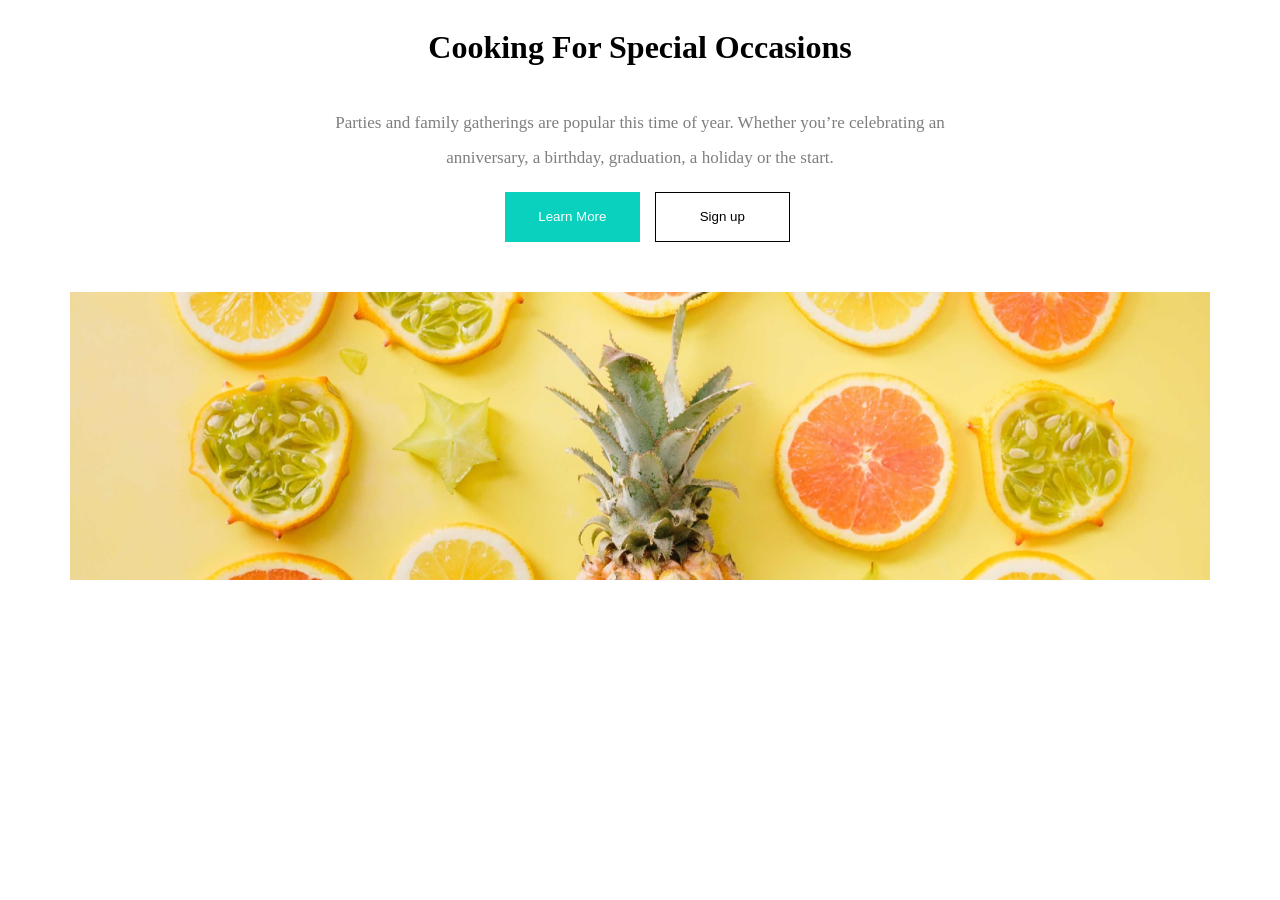
<file: Block3/index.html>
<!DOCTYPE html>
<html lang="en">
  <head>
    <meta charset="UTF-8" />
    <meta http-equiv="X-UA-Compatible" content="IE=edge" />
    <meta name="viewport" content="width=device-width, initial-scale=1.0" />
    <link rel="stylesheet" href="style.css" />
    <title>Document</title>
  </head>
  <body>
    <main class="b3__content">
      <div class="b3__content">
        <h1 class="b3__title">Cooking For Special Occasions</h1>
        <p class="b3__p">
          Parties and family gatherings are popular this time of year. Whether
          you’re celebrating an anniversary, a birthday, graduation, a holiday
          or the start.
        </p>
        <div class="b3__button">
          <button class="b3__btn1">Learn More</button>
          <button class="b3__btn1 b1-right">Sign up</button>
        </div>
      </div>
      <div class="block_3bg">
       
     </div>
    </main>
  </body>
</html>
</file>
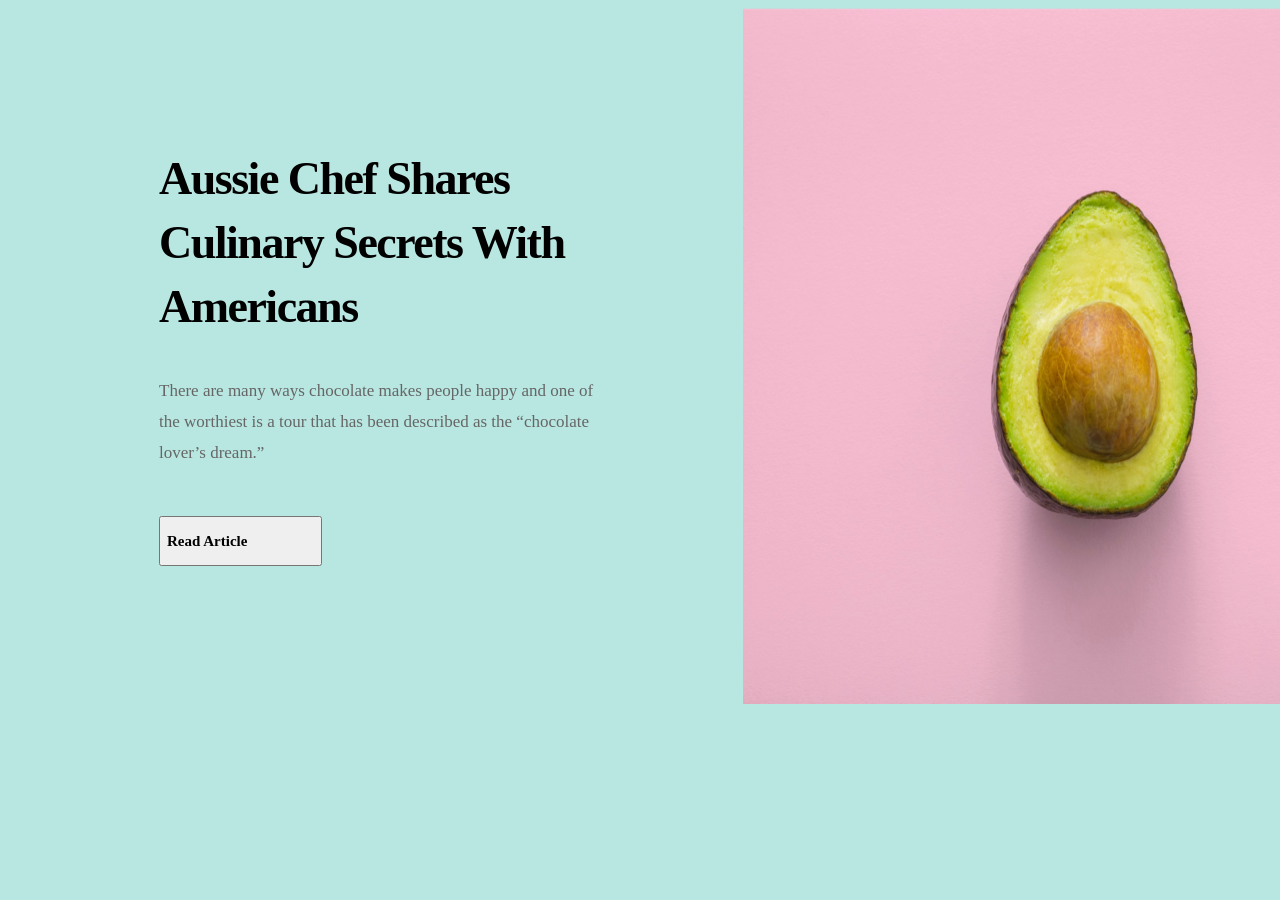
<file: block4/index.html>
<!DOCTYPE html>
<html lang="ru">
<head>
 <title>Avocado</title>
 <meta charset="utf-8">
 <link rel="stylesheet" type="text/css" href="css/style.css">
</head>
<body>
 <div class="main4__main">Aussie Chef Shares Culinary Secrets With Americans</div>
 <div class="main4__main1">There are many ways chocolate makes people happy and one of the worthiest is a tour that has been described as the “chocolate lover’s dream.”</div>
 <button class="button4__button">Read Article</button>
 <img src="img/avocado.png" alt="" class="img4__img">
</body>
</body>
</html>
</file>
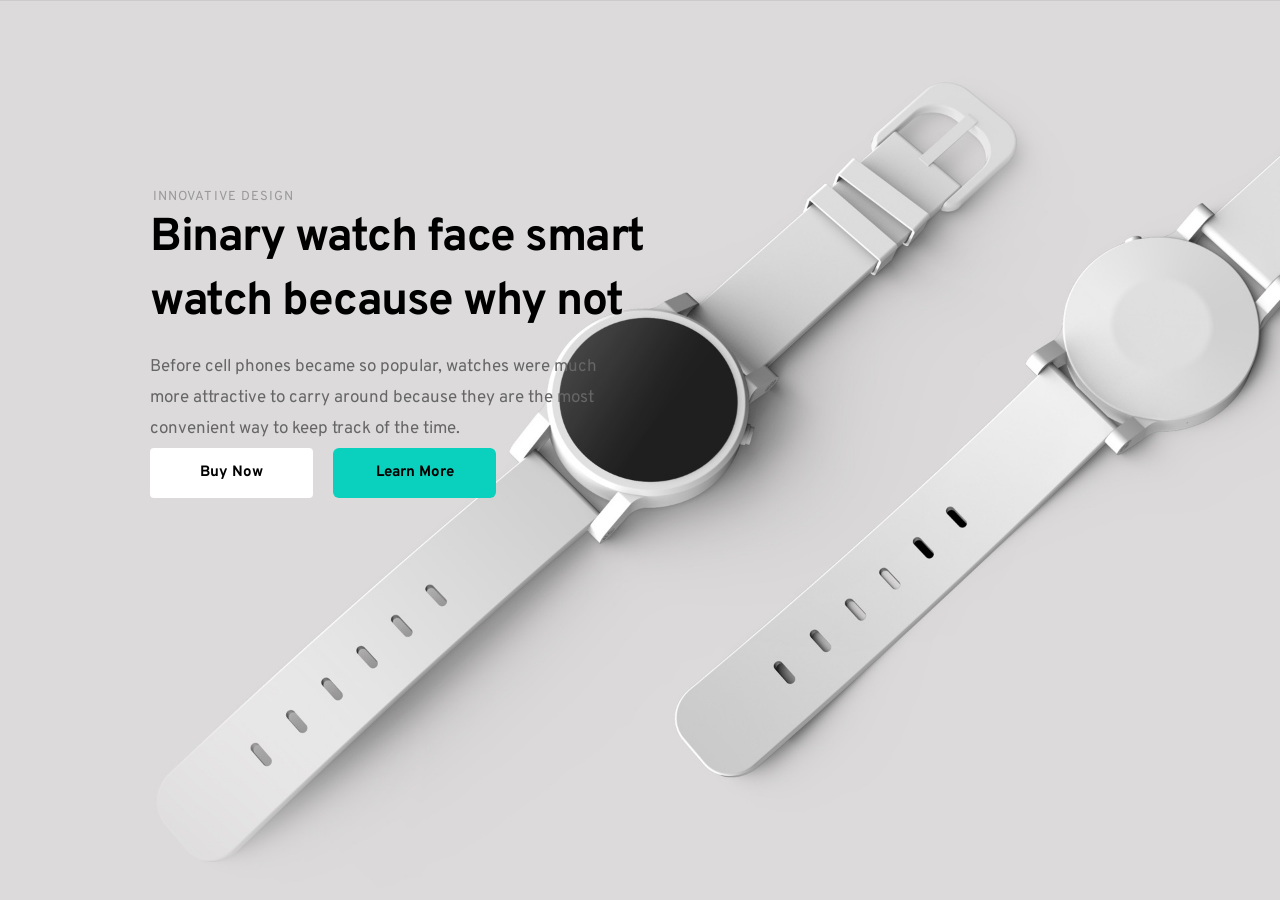
<file: part11/index.html>
<!DOCTYPE html>
<html>
<head>
	<meta charset="utf-8">
	<title>Block11</title>
	<link rel="stylesheet" href="style.css">
	<link href="https://fonts.googleapis.com/css2?family=Overpass:wght@400;700&display=swap" rel="stylesheet">
</head>
<body>


	<main class="block_11">
			<div class="first_11">
				<h1 class="title_11">innovative Design</h1>
			
			
				<p class="text_1">Binary watch face smart
				watch because why not</p>
				<p class="text_2">Before cell phones became so popular, watches were much more attractive to carry around because they are the most convenient way to keep track of the time. </p>
				<div class="btn">	
					<button class=" btn_1">Buy Now</button>
					<button class=" btn_2">Learn More</button>
				</div>
			</div>

		
		<!-- <div class="oval">
			<div class="full"></div>
			<div class="not"></div>
			<div class="not"></div>
		</div> -->
	</main>
</body>
</html>
</file>
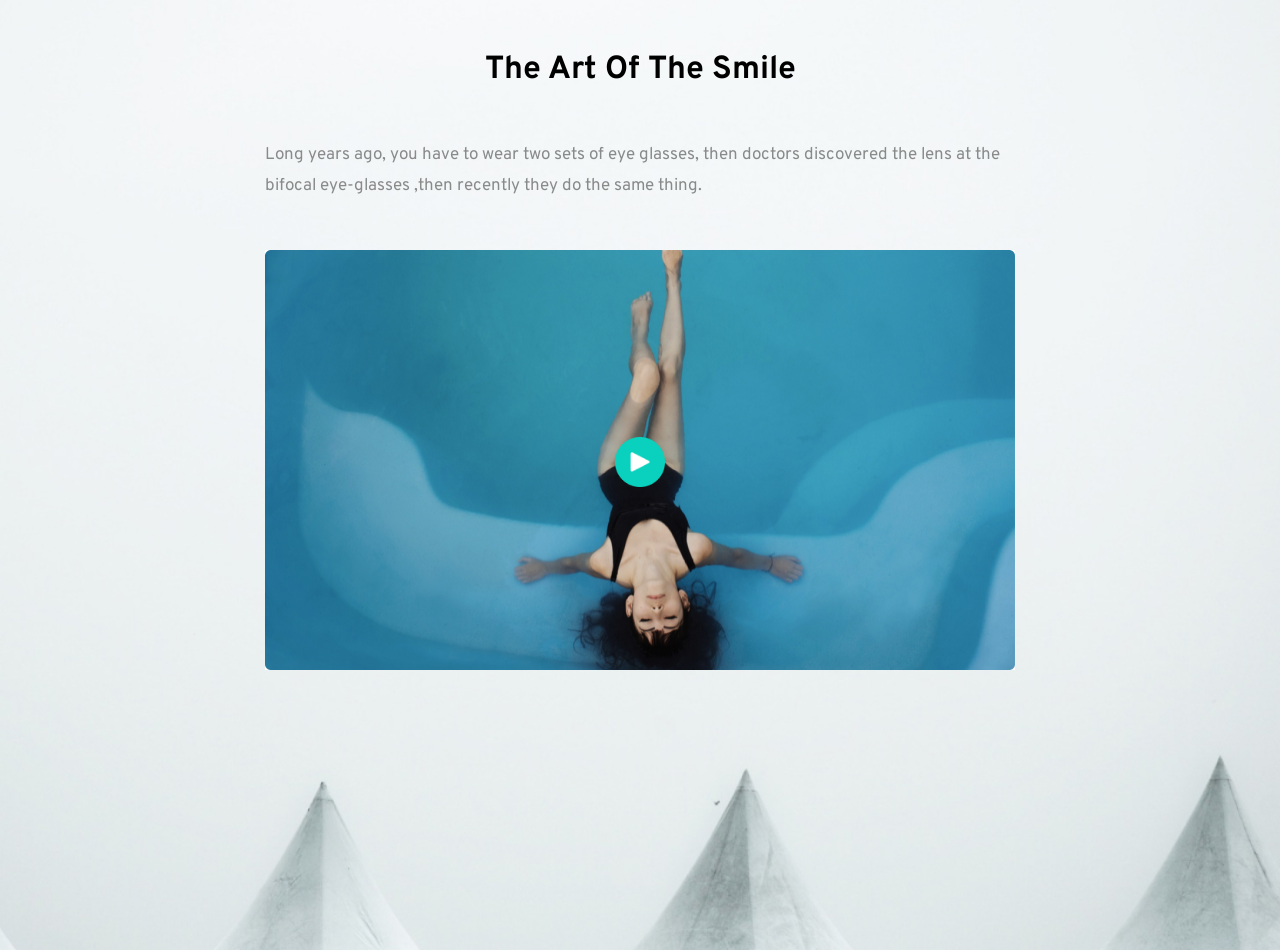
<file: part16/index.html>
<!DOCTYPE html>
<html lang="en">
  <head>
    <meta charset="UTF-8" />
    <meta http-equiv="X-UA-Compatible" content="IE=edge" />
    <meta name="viewport" content="width=device-width, initial-scale=1.0" />
    <link rel="stylesheet" href="./styles.css" />
    <title>BLock16</title>
  </head>
  <body>
    <main class="block16-container">
      <div class="first-div"><h1 class="Title">The Art Of The Smile</h1></div>
      <div class="second-div">
        <p class="paragraph">
          Long years ago, you have to wear two sets of eye glasses, then doctors
          discovered the lens at the bifocal eye-glasses ,then recently they do
          the same thing.
        </p>
      </div>
      <div class="last-div">
        <img class="img-girlPool" src="./images/Img Girl Pool.jpg" />
        <img class="pause-bg-image" src="./images/Oval.png" />
        <img class="pause-image" src="./images/Path.png" />
      </div>
    </main>
  </body>
</html>
</file>
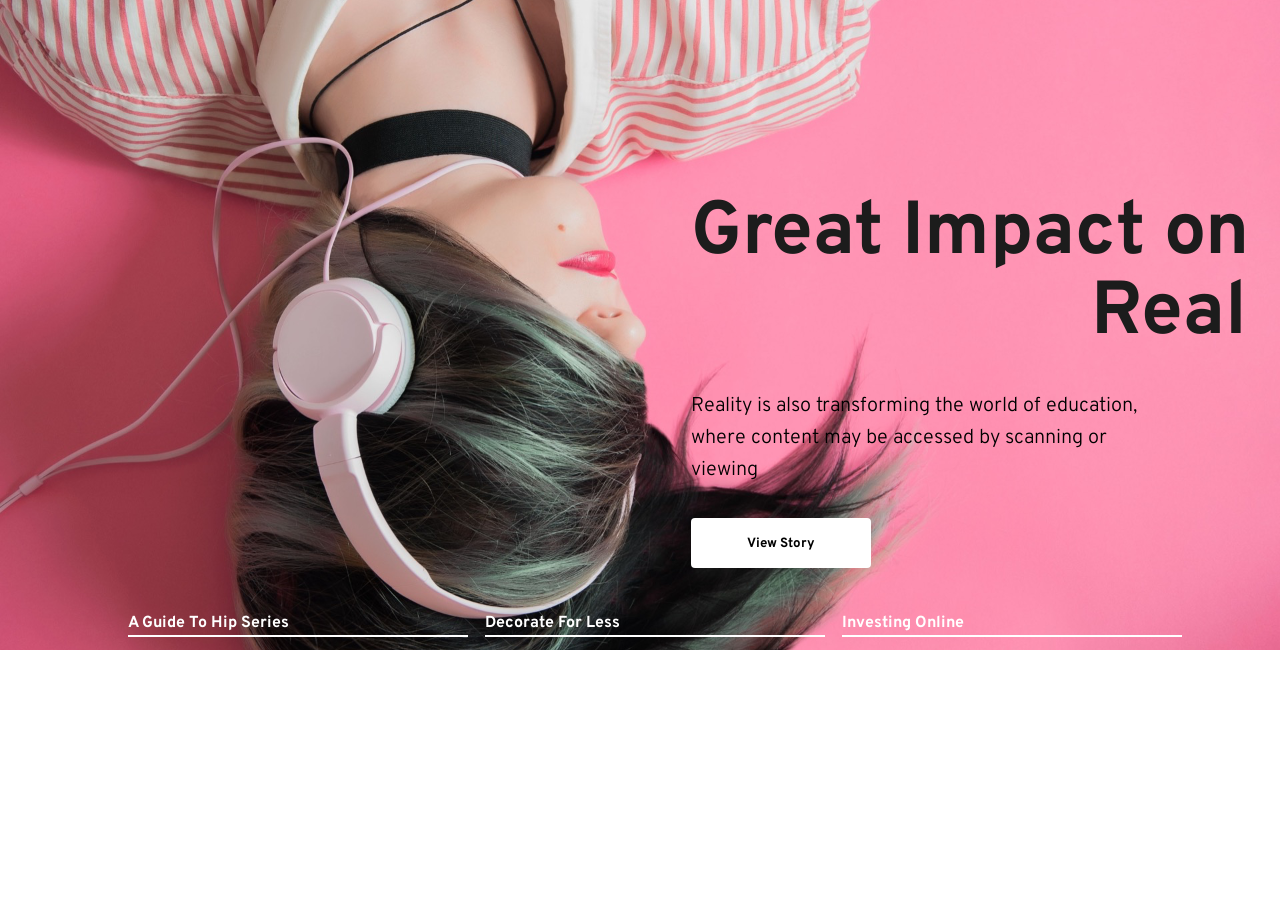
<file: part7/index.html>
<!DOCTYPE html>
<html lang="en">
<head>
    <meta charset="UTF-8">
    <meta http-equiv="X-UA-Compatible" content="IE=edge">
    <meta name="viewport" content="width=device-width, initial-scale=1.0">
    <title>Document</title>
    <link rel="stylesheet" href="style.css">
    
    <link rel="preconnect" href="https://fonts.gstatic.com">
    <link href="https://fonts.googleapis.com/css2?family=Overpass:wght@300;700&display=swap" rel="stylesheet">
</head>
<body>
    <div class="img">
        <div class="text">
            <h1 class="font">Great Impact on<br> <span class="span1">Real</span></h1>
            <p class="reality">Reality is also transforming the world of education,<br> <span class="span2">where content may be accessed by scanning or</span><br> <span>viewing</span></p>
            <button class="btn font">View Story</button>
        </div>
        <div class="footer">
            <div class="footer-div">
                <p class="footer-p font">A Guide To Hip Series</p>
                <div class="footer-div7"></div>
            </div>
            <div class="footer-div">
                <p class="footer-p font">Decorate For Less</p>
                <div class="footer-div7"></div>
            </div>
            <div class="footer-div">
                <p class="footer-p font">Investing Online</p>
                <div class="footer-div7"></div>
            </div>
        </div>
    </div>
</body>
</html>
</file>
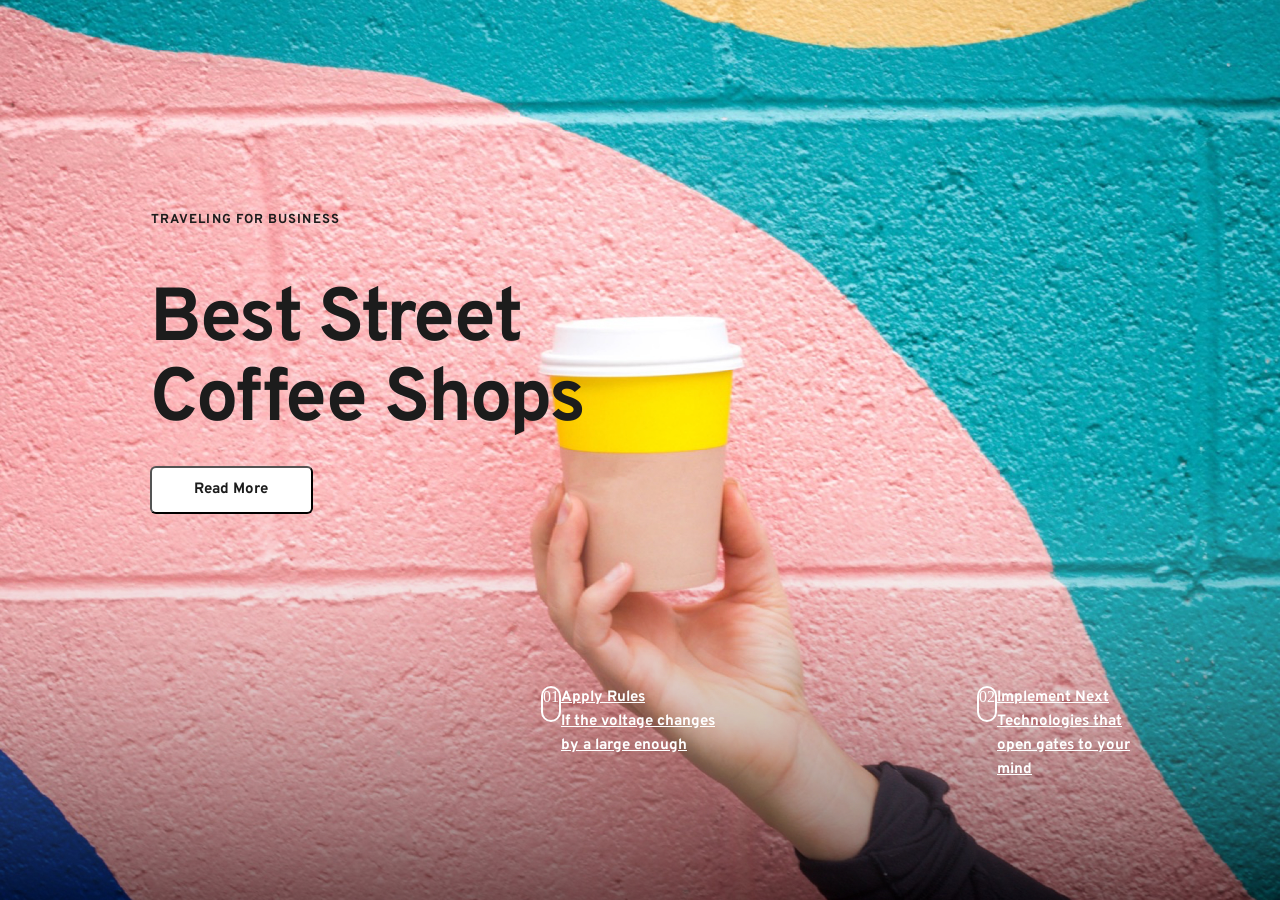
<file: 10/10th.html>
<!DOCTYPE html>
<html lang="en">
<head>
    <meta charset="UTF-8">
    <meta http-equiv="X-UA-Compatible" content="IE=edge">
    <meta name="viewport" content="width=device-width, initial-scale=1.0">
    <link rel="stylesheet" type="text/css" href="10th.css">
    <title>Document</title>
</head>
<body>
    <div class = "page">
    <div class="cont1">
     <p class ="travel">TRAVELING FOR BUSINESS</p>
     <h1>Best Street 
        Coffee Shops</h1>
    <button class="button">Read More</button>
    </div>
 
        <div class = "cont2">
            <div class="wrap">
        
            <div class="numbers">01</div>
            <div class ="esim">
            <a class="links" href="#">Apply Rules</a>
            <a class="links" href="#">If the voltage changes by a large enough</a>
        </div>
            <div class="numbers">02</div>
            <div class ="esim">
            <a class="links" href="#">Implement Next</a>
            <a class="links" href="#">Technologies that open gates to your mind</a>
           </div>
           
        
            <div class ="numbers">03</div>
        <div class = "esim">
            <a class="links" href ="#">New Generation</a>
            <a class="links" href="#">Open discussion about new trends</a>
        </div>
        </div>
    </div>


</body>
</html>
</file>
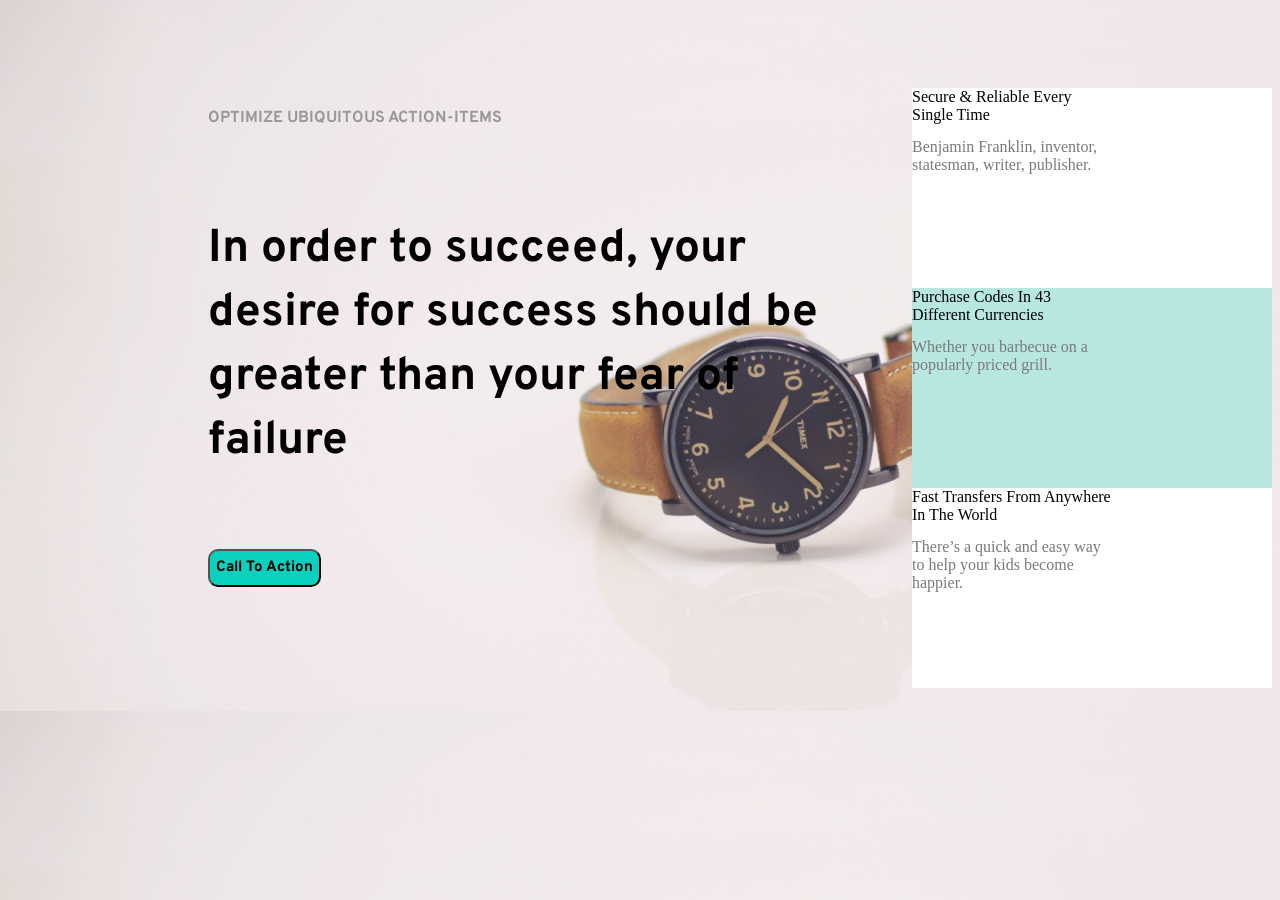
<file: block13/13.html>
<!DOCTYPE html>
<html>
<head>
	<title></title>
	<link rel="stylesheet" type="text/css" href="13.css">
	<link rel="preconnect" href="https://fonts.gstatic.com">
	<link href="https://fonts.googleapis.com/css2?family=Overpass:wght@200&display=swap" rel="stylesheet">
</head>
<body>
	
	<main class="main13">

		<div class="leftDiv">
			<div class="smallText">
				<p>Optimize ubiquitous action-items</p>
			</div>
			<div class="textCenter">
				In order to succeed, your desire for success should be greater than your fear of failure
			</div>

			

			<button class="callButton">
				Call To Action
			</button>

		</div>

		<div class="rightDiv">

			<div class="blockTop">

				<div class="lock">
					<div id="bigtext">
						Secure & Reliable Every Single Time
					</div>
					<div id="smalltext">
						Benjamin Franklin, inventor, statesman, writer, publisher.
					</div>
					<div class="logoLock">
						
					</div>
				</div>

			</div>

			<div class="blockCenter">
				<div class="basket">
					<div id="bigtext">
						Purchase Codes In 43 Different Currencies
					</div>
					<div id="smalltext">
						Whether you barbecue on a popularly priced grill.
					</div>
					<div class="logoBasket">
						
					</div>


					
				</div>
			</div>

			<div class="blockBottom">

				<div class="label">
						<div id="bigtext">
						Fast Transfers From 
						Anywhere In The World
					</div>
					<div id="smalltext">
						There’s a quick and easy way to help your kids become happier.
					</div>
					<div class="logoLable">
						
					</div>
				</div>

			</div>
		
		</div>

	</main>


</body>
</html>
</file>
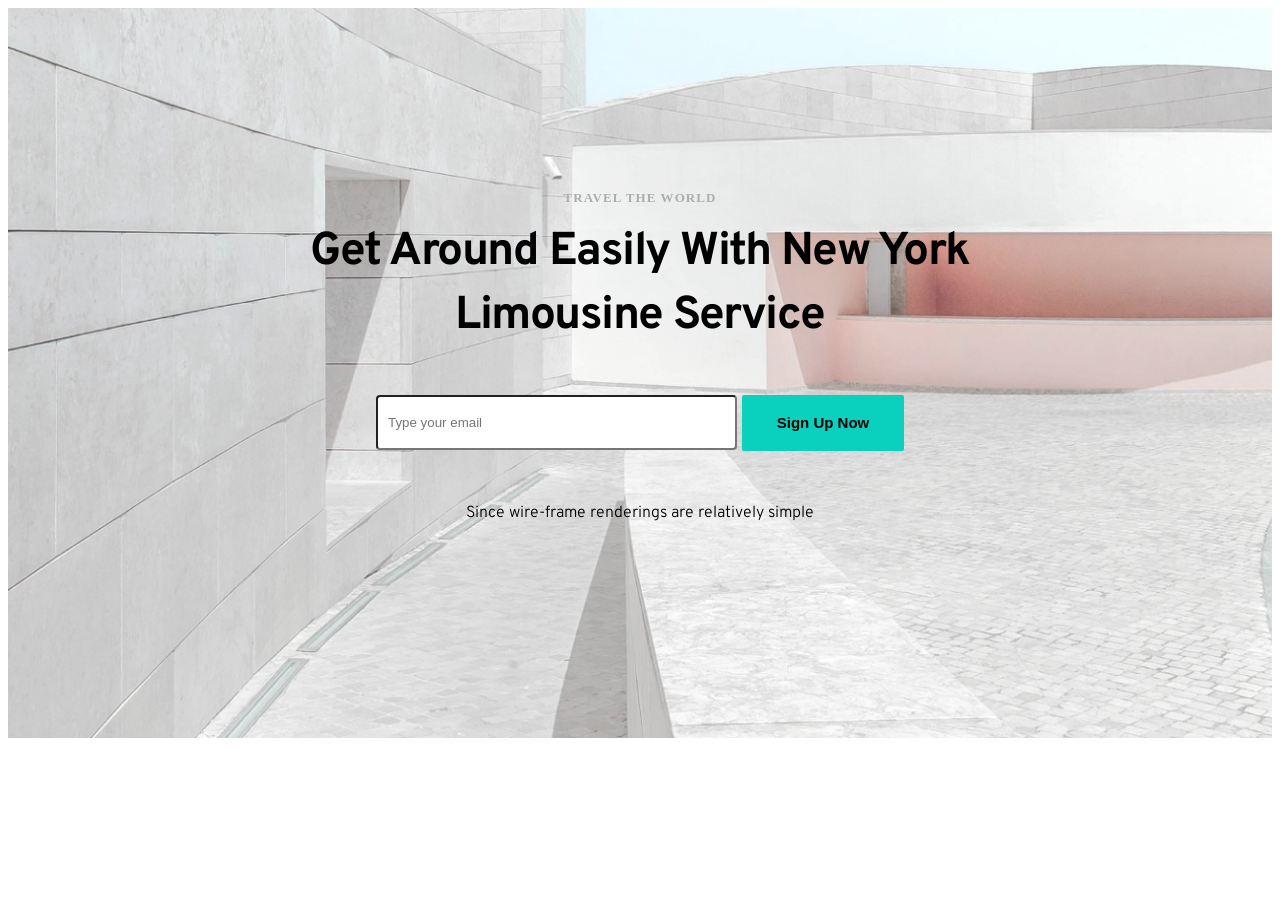
<file: block14/blok14.html>
<!DOCTYPE html>
<html lang="en">
<head>
    <meta charset="UTF-8">
    <meta http-equiv="X-UA-Compatible" content="IE=edge">
    <meta name="viewport" content="width=device-width, initial-scale=1.0">
    <title>blok 14</title>
    <link rel="preconnect" href="https://fonts.gstatic.com">
    <link rel="preconnect" href="https://fonts.gstatic.com">
    <link href="https://fonts.googleapis.com/css2?family=Overpass:wght@300;700&display=swap" rel="stylesheet">
    <link rel="stylesheet" href="//maxcdn.bootstrapcdn.com/font-awesome/4.7.0/css/font-awesome.min.css">
    <link rel="stylesheet" href="blok14.css"></link>
</head>
<body>
    <!-- <span>
        Khachatryan Silvard
        @sil2017
    </span> -->
    <main class="part14-main">
        <p class="part14-t">TRAVEL THE WORLD</p>
        <p class="part14-t2"> Get Around Easily With New York <br> Limousine Service</p>
        <div class="part14-inp"></input><input type="email" placeholder="Type your email"></input>
            <button class="part14-btn">Sign Up Now</button>
        </div>
        <p class="part14-t3">Since wire-frame renderings are relatively simple</p>
    </main>
</body>
</html>
</file>
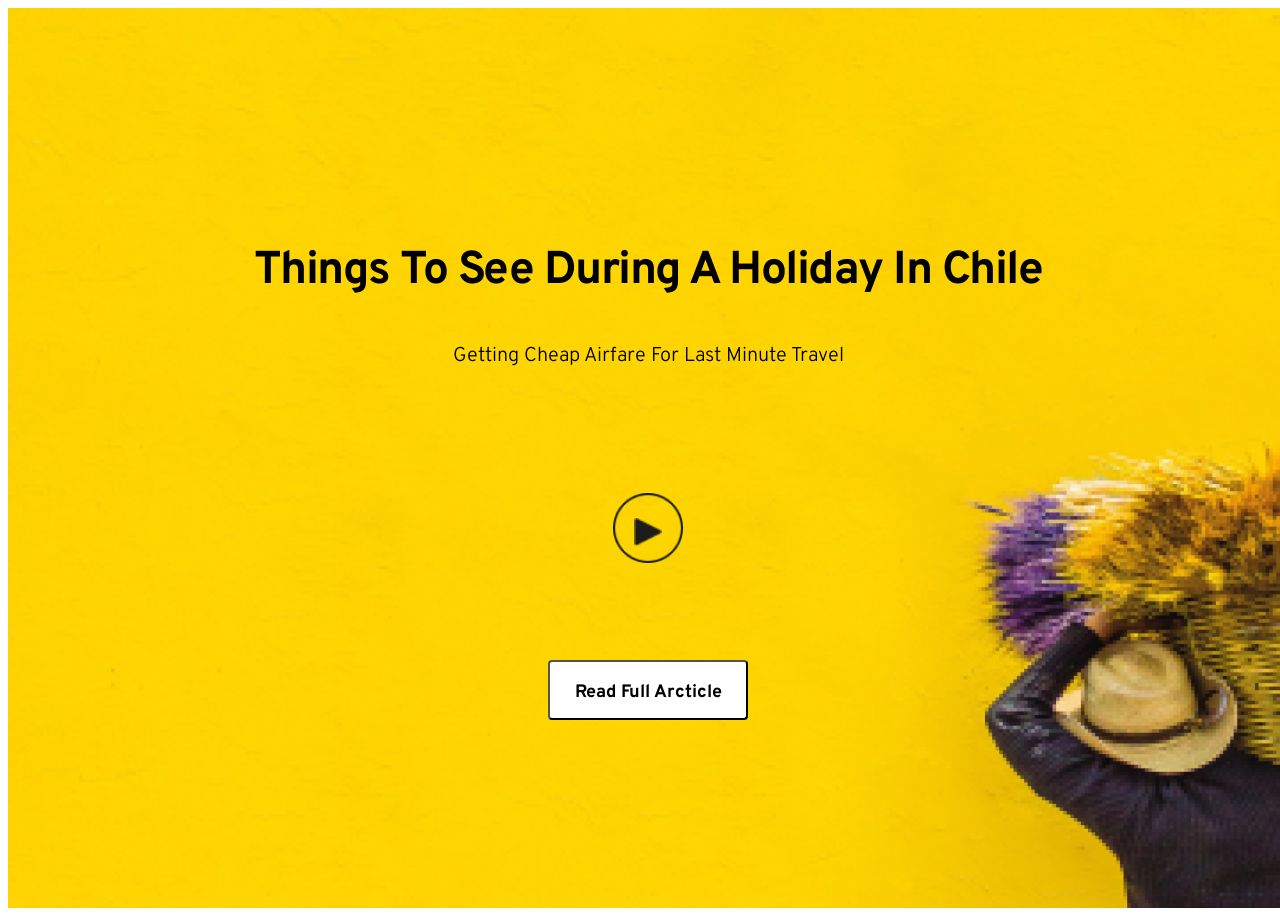
<file: Block6/block6.html>
<!DOCTYPE html>
<html lang="en">
<head>
    <meta charset="UTF-8">
    <meta http-equiv="X-UA-Compatible" content="IE=edge">
    <meta name="viewport" content="width=device-width, initial-scale=1.0">
    <title>Document</title>
    <link rel="stylesheet" href="style.css">
</head>
<body>
    <div class="container_block6">
        <div class="title">
            Things To See During A Holiday In Chile
        </div>
        <div class="description">
            Getting Cheap Airfare For Last Minute Travel
        </div>
        <div class="play">
            <img src="image/bg.png" class="bg" >
            <img src="image/path.png" class="path" >
        </div>
        <div>
        </div>
        <button class="btn-6">
            <p class="read">Read Full Arcticle</p>
        </button> 
    </div>
</body>
</html>
</file>
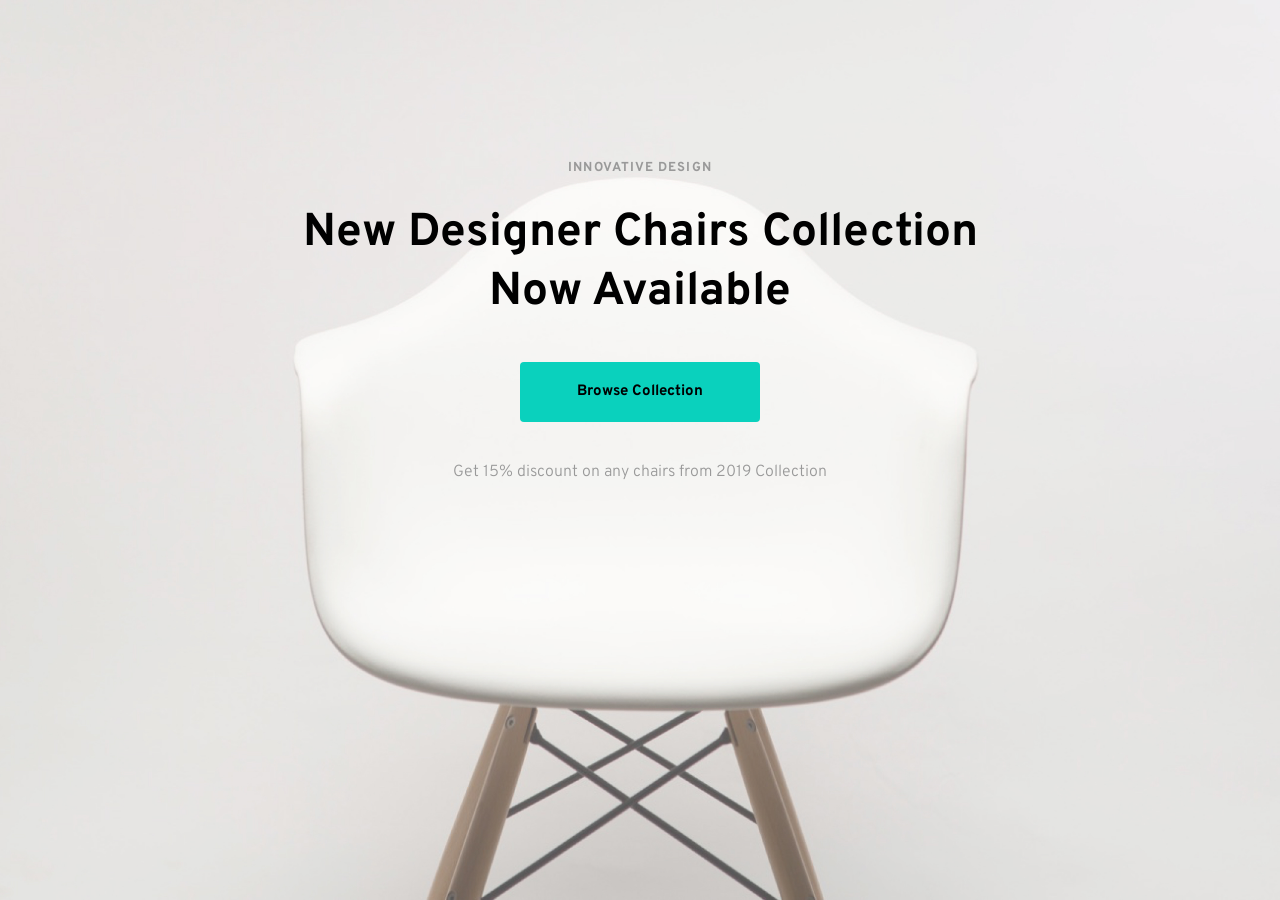
<file: blok12/12index.html>
<!DOCTYPE html>
<html lang="en">

<head>
    <meta charset="UTF-8">
    <meta http-equiv="X-UA-Compatible" content="IE=edge">
    <meta name="viewport" content="width=device-width, initial-scale=1.0">
    <title>part12</title>
    <link rel="stylesheet" href="./css/style.css">
</head>

<body>
    <main class="part12-main">
        <p class="part12-headertext">innovative Design</p>
        <h1 class="part12-title">New Designer Chairs Collection <br> Now Available</h1>
        <div class="part12-btn"> <a href="#">Browse Collection</a> </div>
        <p class="part12-footertext">Get 15% discount on any chairs from 2019 Collection</p>
    </main>
</body>

</html>
</file>
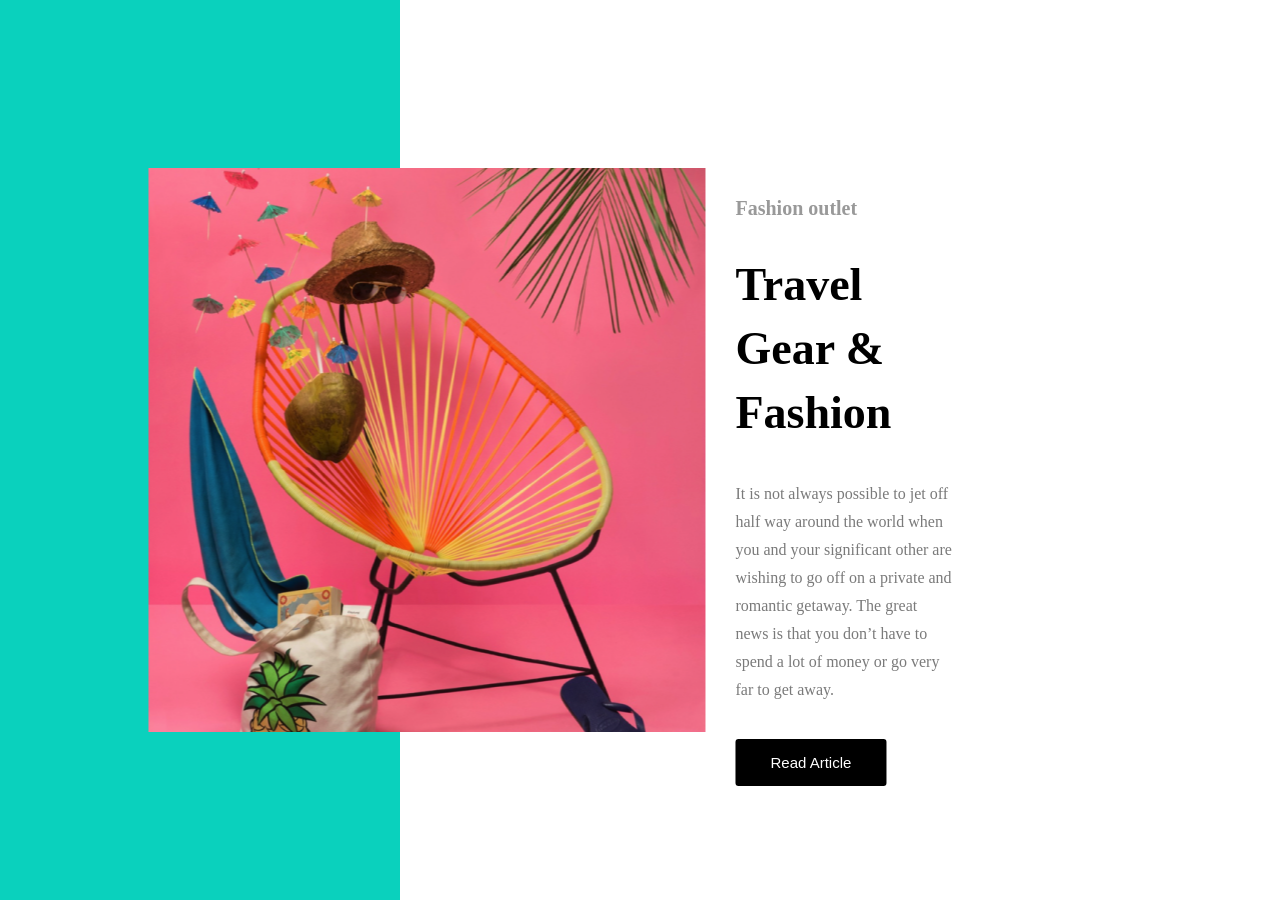
<file: part8/part8.html>
<!DOCTYPE html>
<html lang="en">
  <head>
    <meta charset="UTF-8" />
    <meta http-equiv="X-UA-Compatible" content="IE=edge" />
    <meta name="viewport" content="width=1536" />
    <link rel="stylesheet" href="part8.css" />
    <title>Document</title>
  </head>
  <body>
    <div class="part8_container">
      |
      <div class="aside"></div>
      <div class="part8_main">
        <img src="./imgs/funky-chair.png" alt="funky-chair" />
        <div class="main_content">
          <span>Fashion outlet</span>
          <h1>Travel Gear & Fashion</h1>
          <p>
            It is not always possible to jet off half way around the world when
            you and your significant other are wishing to go off on a private
            and romantic getaway. The great news is that you don’t have to spend
            a lot of money or go very far to get away.
          </p>
          <div><button>Read Article</button></div>

        </div>
      </div>
    </div>
  </body>
</html>
</file>
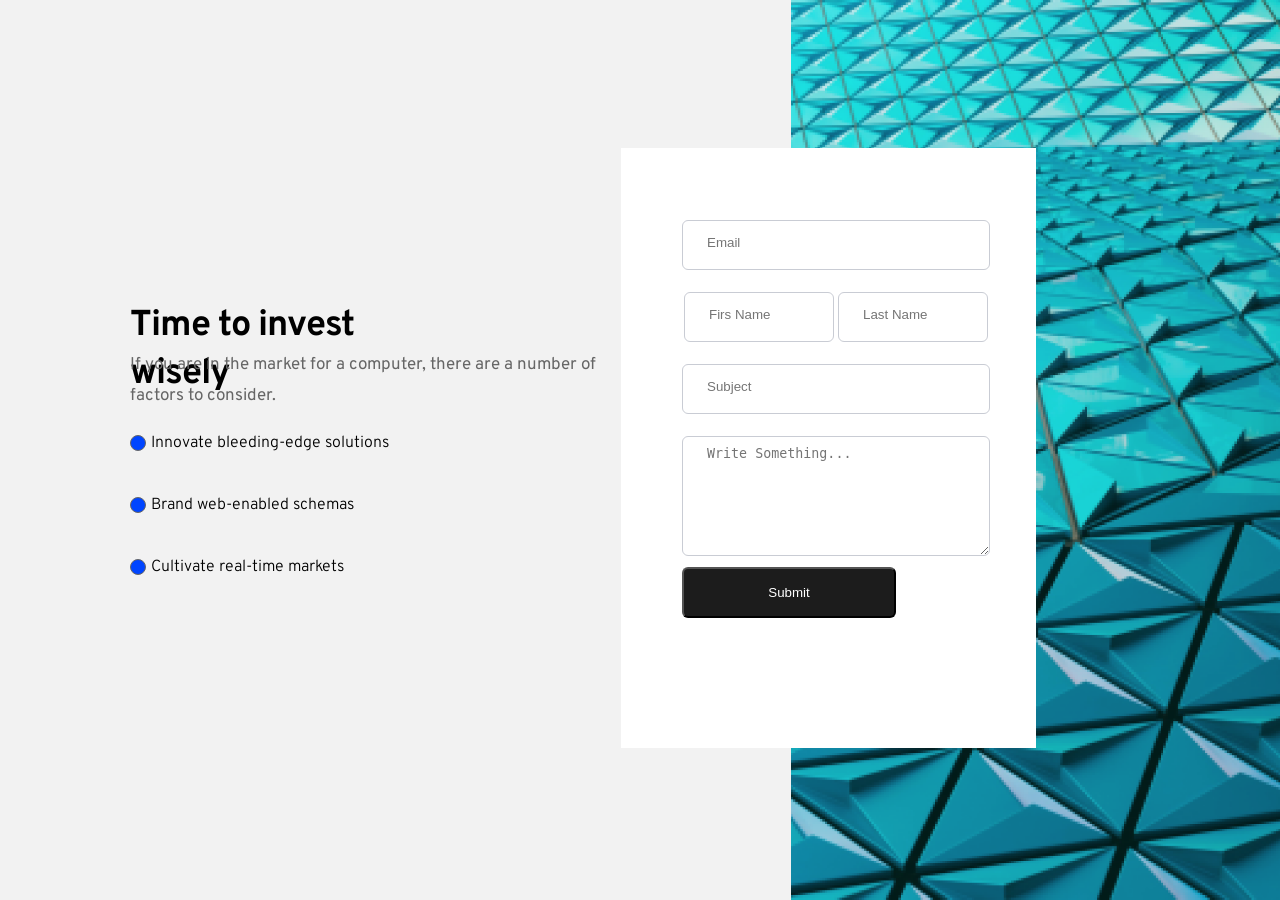
<file: part9/Part9.html>
<!DOCTYPE html>
<html lang="en">

<head>
    <meta charset="UTF-8">
    <meta http-equiv="X-UA-Compatible" content="IE=edge">
    <meta name="viewport" content="width=device-width, initial-scale=1.0">
    <title>Document</title>
    <link rel="stylesheet" href="part9.css">
    <link rel="preconnect" href="https://fonts.gstatic.com">
    <link href="https://fonts.googleapis.com/css2?family=Overpass:wght@300&display=swap" rel="stylesheet">
</head>

<body>
    <main class="part9_main">
        <div class="part9_text">
            <h3 class='part9_h3'>Time to invest wisely</h3>
            <p class="part9_p">If you are in the market for a computer, there are a number of factors to consider.</p>
            <div class="part9_list">
                <p class='part9_p'>
                    <span class="part9_icon"></span>
                    <a href="" class="part9_pathText">Innovate bleeding-edge solutions</a>
                </p>
                <p class='part9_p'>
                    <span class="part9_icon"></span>
                    <a href="" class="part9_pathText">Brand web-enabled schemas</a>
                </p>
                <p class='part9_p'>
                    <span class="part9_icon"></span>
                    <a href="" class="part9_pathText">Cultivate real-time markets</a>
                </p>
            </div>
        </div>
        <div class="part9_img_big">
            <div class="part9_img">
                <div class="part9_form ">
                    <form class='part9_form_form' action="">
                        <input class='part9_input' type='email' placeholder="Email">
                        <div class='part9_input_div'>
                            <input class='part9_input part9_input_div_input' type='text' placeholder="Firs Name">
                            <input class='part9_input part9_input_div_input' type='text' placeholder="Last Name">
                        </div>
                        <input class='part9_input' type='text' placeholder="Subject">
                        <textarea class='part9_input part9_input_textarea' placeholder="Write Something..."></textarea>
                        <input type="submit">
                    </form>
                </div>
            </div>
        </div>
    </main>


</body>

</html>
</file>
<file: Block3/style.css>
.ray__wrapper {
  display: flex;
  /* flex-direction:row; */
  /* gap:0px; */

  /* width: 100%; */
}

/* Block2 */
.wrapper_b2 {
  /* height: 300px;
  width: 300px; */
  width: 10%;
  padding: 175px 0 175px 150px;
  background-color: #fff;
  background-attachment: fixed;
  /* margin-bottom: 50px; */
  display: flex;
  flex-direction: column;
}
.sections_b2 {
  height: 320px;
  display: flex;
  flex-direction: row;
  justify-content: space-between;
}

.section_one_b2 {
  display: flex;
  flex-direction: column;
  align-items: center;
  justify-content: start;
  width: 357px;
}

.h6_b2 {
  text-align: left;
  text-transform: uppercase;
  color: #999999;
  font-weight: bold;
  font-style: 13px;
  margin-bottom: 12px;
  margin-left: -280px;
}

.h1_b2 {
  text-transform: capitalize;
  color: #000;
  font-weight: bold;
  font-style: 36px;
  margin-bottom: 12px;
  line-height: 48px;
}

.text_b2 {
  color: #666666;
  font-weight: normal;
  font-style: 17px;
  margin-bottom: 40px;
  line-height: 31px;
}

.button_b2 > button {
  width: 270px;
  height: 50px;
  background-color: #0ad1bd;
  color: #000;
  border: none;
  border-radius: 3px;
  margin-left: -80px;
}

.button_b2 > button:hover {
  cursor: pointer;
  background-color: #0aa898;
}

.section_two_b2 {
  display: flex;
  flex-direction: row;
  justify-content: end;
  align-items: center;
  width: 20%;
}

.img1_b2 > img,
.img2_b2 > img {
  margin-right: 22px;
  width: 262px;
  height: 410px;
  transition: 2s linear;
}

.img3_b2 > img {
  width: 131px;
  height: 410px;
  transition: 2s linear;
}
.img1_b2 > img:hover,
.img2_b2 > img:hover,
.img3_b2 > img:hover {
  transform: scale(1.1);
}

.arrows_b2 {
  display: flex;
  justify-content: center;
}

.left_arrow_b2 > img,
.rigth-arrow_b2 > img {
  height: 18px;
  width: 20px;
  margin-top: 100px;
}

/* Block 3 */
.b3__content {
  width: 100%;
  display: flex;
  flex-direction: column;

  justify-content: center;
  align-items: center;
}
.b3__title {
  align-items: center;
}
.b3__p {
  opacity: 0.5;
  width: 50%;
  font-size: 17px;
  text-align: center;
  line-height: 35px;
}
.b3__img {
  width: 300px;
}
.b3__button {
  display: flex;
  justify-content: center;
  /* padding-left: 50px; */
  margin-bottom: 50px;

  width: 300px;
}
.b3__image {
  width: 50%;
}
.b3__btn1 {
  background-color: #0ad1bd;
  outline: none;
  border: none;
  width: 200px;
  height: 50px;
  color: white;
  margin-left: 15px;
}
.b1-right {
  background-color: white;
  color: black;
  border: 1px solid black;
}
.block_3bg {
  width: 1140px;
  height: 288px;
  background-image: url("images/Ananas.jpg");
  background-size: cover;
  background-position: center center;
}
</file>
<file: block4/css/style.css>
body{
	position: absolute;
   width: 1440px;
   height: 696px;
   left: 0px;
   top: 0px;
   background: #B8E6E1;
   }
   .main4__main{
	position: absolute;
   width: 456px;
   height: 217px;
   left: 151px;
   top: 139px;
   font-family: Overpass;
   font-style: normal;
   font-weight: bold;
   font-size: 46px;
   line-height: 64px;
   /* or 139% */
   letter-spacing: -1.5px;
   color: #000000;
   }
   .main4__main1{
	position: absolute;
   width: 456px;
   height: 93px;
   left: 151px;
   top: 367px;
   font-family: Overpass;
   font-style: normal;
   font-weight: normal;
   font-size: 17px;
   line-height: 31px;
   /* or 182% */
   color: #666666;
   }
   .button4__button{
   position: absolute;
   width: 163px;
   height: 50px;
   left: 151px;
   top: 508px;
   font-family: verpass;
   font-style: normal;
   font-weight: bold;
   font-size: 15px;
   line-height: 32px;
   /* or 213% */
   display: flex;
   align-items: center;
   text-align: center;
   color: #000000;
   }
   .img4__img{
	position: absolute;
   width: 705px;
   height: 696px;
   left: 735px;
   top: 0px;
   }
</file>
<file: part11/style.css>
*{
	margin: 0;
	padding: 0;
	font-family: 'Overpass', sans-serif;
}

.block_11{
	width: 100%;
	height: 100vh;
	background-image: url('img.png');
	background-size: cover;
	background-repeat: no-repeat;
}



.title_11{
	width: 143px;
	height: 20px;
	padding-top: 187px;
	margin-left: 153px;
	font-weight: 400;
	font-size: 13px;
	color: #999999;
	margin-left: 153px;
	line-height: 20px;
	letter-spacing: 1.08px;
	text-transform: uppercase;
}

.text_1{
	width: 625px;
	height: 145px;
	margin-left: 150px;
	font-weight: 700;
	font-size: 46px;
	line-height: 64px;
	letter-spacing: -1.5px;
	color: #000000;
}

.text_2{
	width: 457px;
	height: 96px;
	margin-left: 150px;
	font-weight: 400;
	font-size: 17px;
	line-height: 31px;
	color: #666666;

}

.btn{
	
	display: inline-flex;

}


.btn_1 {
	width: 163px;
	height: 50px;
	margin-left: 150px;
	font-weight: 700;
	font-size: 15px;
	line-height: 32px;
	display: flex;
	justify-content: center;
	align-items: center;
	color: #000000;
	background-color: #FFFFFF;
	border-radius: 4px;
	border:none;
}

.btn_2 {
	width: 163px;
	height: 50px;
	margin-left: 20px;
	font-weight: 700;
	font-size: 15px;
	line-height: 32px;
	display: flex;
	justify-content: center;
	align-items: center;
	color: #000000;
	background-color: #0AD1BD;
	border: none;
	box-sizing: border-box;
	border-radius: 6px;
}

.btn_1:hover, 
.btn_2:hover{
	border: 3px solid yellow;

}

.oval{
	margin-left: 50%;
	display: inline-flex;
	padding-top: 450px; 

}

.full{
	width: 10px;
	height: 10px;
	border-radius: 50%;
	background: black;
	margin-left: 5px;
}

.not{
	width: 8px;
	height: 8px;
	border-radius: 50%;
	border: 0.5px solid #000000;
	margin-left: 5px;
}
</file>
<file: part16/styles.css>
@import url("https://fonts.googleapis.com/css2?family=Overpass:wght@400;700&display=swap");
body{
  overflow: hidden;
}
* {
  margin: 0;
  padding: 0;
}

body {
  background-image: url("./images/Img\ Tents.jpg");
  background-repeat: no-repeat;
  background-size: cover;
  background-position: center;
  height: 100vh;
}

.block16-container {
  display: flex;
  justify-content: center;
  align-items: center;
  flex-direction: column;
  margin-top: 50px;
}

.Title {
  font-family: "Overpass";
}
.second-div {
  width: 750px;
  height: 60px;
  margin-top: 50px;
}

.paragraph {
  color: #898a8a;
  font-size: 17px;
  line-height: 31px;
  font-family: "Overpass";
}

.last-div {
  position: relative;
  margin-top: 50px;
}

.img-girlPool {
  width: 750px;
  height: 420px;
}

.pause-bg-image {
  position: absolute;
  width: 50px;
  height: 50px;
  margin: auto;
  top: 0;
  left: 0;
  bottom: 0;
  right: 0;
}

.pause-image {
  position: absolute;
  width: 20px;
  height: 20px;
  top: 0;
  margin: auto;
  left: 0;
  bottom: 0;
  right: 0;
}
</file>
<file: part7/style.css>
*{
    margin: 0;
    padding: 0;
    outline: 0;
}
.img{
    width: 100%;
    height: 650px;
    background-image: url(img/Girl.svg);
    background-repeat: no-repeat;
    background-size: cover;
    position: relative;
}
.text{
    position: absolute;
    left: 54%;
    top: 30%;
    color: #1C1C1C;
}
h1{
    font-size: 75px;
    line-height: 80px;
    color: #1C1C1C;
}
.reality{
    font-size: 20px;
    line-height: 32px;
    color: #000000;
    margin-top: 35px;
    font-family: 'Overpass', sans-serif;
    font-weight: 300;
}
.btn{
    width: 180px;
    height: 50px;
    background-color: #FFFFFF;
    border-radius: 4px;
    border-style: none;
    margin-top: 32px;
}
.font{
    font-family: 'Overpass', sans-serif;
    font-weight: 700;
}
.footer{
    position: absolute;
    display: flex;
    bottom: 15px;
    margin-left: 10%;
}
.footer-div{
    width: 357px;
    height: 24px;
}
.footer-p{
    font-size: 16px;
    line-height: 24px;
    color: #FFFFFF;
}
.footer-div7{
    width: 340px;
    height: 2px;
    background-color: #FFFFFF;
}
.span1{
    margin-left: 400px;
}
</file>
<file: 10/10th.css>
@import url('https://fonts.googleapis.com/css2?family=Overpass:wght@200&display=swap');
body {min-height: 100%;}
body {background-size: cover; overflow: hidden;}
html, body {
    background: url('./images/coffee-wall.jpg') no-repeat center center fixed;
    -webkit-background-size: 100%;
    -moz-background-size: cover;
    -o-background-size: cover;
    background-size: cover;
    width: 1440px;
    height: 810px;   
}
.page{
    background: url('./images/coffee-wall.jpg') no-repeat center center fixed;
    background-size: cover;
     position: absolute;
    width: 1440px;
    height: 810px;
     left: 0px;
    top: 0px;
}
.cont1{
    display:flex;
    flex direction: row;
    margin-left: 150px;
}
.travel{
position: absolute;
width: 555px;
height: 22px;
left: 151px;
top: 196px;

font-family: 'Overpass';
font-style: normal;
font-weight: bold;
font-size: 13px;
line-height: 20px;
/* or 154% */
display: flex;
align-items: center;
letter-spacing: 1.08333px;
text-transform: uppercase;

color: #1C1C1C;
}

h1{
position: absolute;
width: 555px;
height: 160px;
left: 150px;
top: 232px;

font-family: 'Overpass';
font-style: normal;
font-weight: bold;
font-size: 75px;
line-height: 80px;
/* or 107% */

letter-spacing: -1.78571px;

color: #1C1C1C;

}
.button{
    height: 48px;
    width: 163px;
    left: 0px;
    top: 0px;
    border-radius: 6px;
    position: absolute;
    margin-left: 10.41%;
    margin-top: 466px;
    left: 0%;
    right: 0.61%;
    top: 0%;
    bottom: 0%;
    background: #FFFFFF;
    border-radius: 6px;
    color: #1C1C1C;
    font-family: 'Overpass';
    color: #1C1C1C;
font-family: 'Overpass';
font-style: normal;
font-weight: bold;
font-size: 15px;
line-height: 32px;
/* or 213% */

align-items: center;
text-align: center;

color: #1C1C1C;
}
.cont2{
    margin-left: 286px;
    margin-top: 686px;
    flex-direction: column;
}
.wrap{
   display: flex;
   flex-direction: row;
}

.links{
width: 161px;
height: 24px;
left: 1183px;
top: 671px;

font-family: 'Overpass';
font-style: normal;
font-weight: bold;
font-size: 15px;
line-height: 24px;
/* identical to box height, or 160% */


color: #FFFFFF;

}

.links{
    display: block;
}



.numbers{
    display: inline-block;
    height: 36px;
    width: 36px;
    border: 2px solid #FFFFFF;
    box-sizing: border-box;
    border-radius: 36px;
    color: white;
    align-items: center;
    margin-left: 255px;
}

.links{
 
width: 161px;
height: 24px;
left: 597px;
top: 671px;

font-family: 'Overpass';
font-style: normal;
font-weight: bold;
font-size: 15px;
line-height: 24px;
/* identical to box height, or 160% */


color: #FFFFFF;

}
</file>
<file: block13/13.css>
body{
	background-image: url(img/whatch.jpg);
	background-size: cover;
}
.main13{
display: flex;
direction: row;
flex-wrap: wrap;
justify-content: space-between;
}

.rightDiv{
	margin-top: 80px;
}

.smallText{

font-family: Overpass;
font-style: normal;
font-weight: bold;
font-size: cover;
line-height: 20px;
text-transform: uppercase;
color: #999999;
margin-top:100px;
margin-left: 200px;


}
.textCenter{


width: 625px;
height: 211px;
font-family: Overpass;
font-style: normal;
font-weight: bold;
font-size: 46px;
line-height: 64px;
margin-top: 90px;
margin-left: 200px;



}

.callButton{


font-family: Overpass;
font-style: normal;
font-weight: bold;
font-size: 15px;
line-height: 32px;
color: #000000;
background-color: #0AD1BD;
border-radius: 10px;
margin-top:120px;
margin-left: 200px;

}
.blockTop{
	width: 360px;
	height: 200px;
	background-color: #FFFFFF;
	right: 50px;
	top: 20px;
}
.blockCenter{
	width: 360px;
	height: 200px;
		background-color: #B8E6E1;
			right: 50px;
			top: 250px;



}
.blockBottom{
	width: 360px;
	height: 200px;
		background-color: #FFFFFF;
			right: 50px;
			top: 480px;



}
#bigtext{
	width: 200px;
	height: 50px;
	

}
#smalltext{
	width: 200px;
	height: 50px;
	color:#7A7A7A;
}
</file>
<file: block14/blok14.css>
body{
    overflow: hidden;
}
span{
    font-size: 15px;
    color: #ACADAD;
}
.part14-main{
    background-image: url(img/Img\ Museum.png);
    background-size: cover;
    height: 730px;
    width: 100%;
    display: flex;
    flex-direction: column;
    align-items: center;
    background-position: center center;
    /* overflow: hidden; */
}
.part14-t{
    margin-top:180px;
    color: #ACADAD;
    font-size: 13px;
    line-height: 20px;
    letter-spacing: 1.08px;
    text-align: center;
    font-weight: 700;
}
.part14-t2{
    font-family: 'Overpass', sans-serif;
    font-style: normal;
    margin-top: 0;
    font-size: 46px;
    line-height: 64px;
    letter-spacing:-1.5px;
    text-align: center;
    font-weight: 700;
}
.part14-inp input{
    height: 49px;
    width: 345px;
    background: #FFFFFF;
    border-radius: 4px;
    padding-left: 10px;
}
.part14-inp{
    display: flex;
    justify-content: center;
    flex-wrap: wrap;
}
@media (max-width:560px) {
    .part14-btn{
        margin-top: 5px;

    }
 }
.part14-btn{
    height: 56px;
    width: 162px;
    background-color: #0AD1BD;
    border: none;
    border-radius: 2px;
    margin-left: 5px;
    font-size: 15px;
    line-height: 32px;
    text-align: center;
    font-weight: 700;
}

.part14-t3{
    font-family: 'Overpass', sans-serif;
    font-style: normal;
    font-size: 16px;
    line-height: 24px;
    text-align: center;
    font-weight: 300;
    margin-top: 50px;
}
</file>
<file: Block6/style.css>
@import url('https://fonts.googleapis.com/css2?family=Overpass:wght@300;700&display=swap');
body{
    overflow: hidden;
}
.container_block6 {
    width: 100vw;
    height: 100vh;
    background: url(image/Img.png);
    background-repeat: no-repeat;
    background-size: cover;
    display: flex;
    align-items: center;
    justify-content: center;
    flex-direction: column;
}

.title {
    position: absolute;
    top: 240px;
    font-family: 'Overpass', sans-serif;
    font-style: normal;
    font-weight: 700;
    font-size: 46px;
    line-height: 64px;
    text-align: center;
    letter-spacing: -1.5px; 
    color: #000000;
}

.description {
    position: absolute;
    top: 340px;
    font-family: 'Overpass', sans-serif;
    font-style: normal;
    font-weight: 300;
    font-size: 20px;
    line-height: 32px;
    text-align: center; 
    color: #000000;
    
}

.play {
    position: relative;
    justify-content: center;
    align-items: center;
    display: flex;
}
.bg{
    position: absolute;
    width: 70px;
    height: 70px;
    top: 35px
}

.path{
    position: absolute;
    width: 28px;
    height: 28px;
    top: 60px;

}

.btn-6 {
    width: 200px;
    height: 60px;
    background: #FFFFFF;
    border-radius: 4px;
    position: absolute;
    bottom: 20%;
}

.read{
    font-family: Overpass;
    font-style: normal;
    font-weight: bold;
    font-size: 18px;

}
</file>
<file: blok12/css/style.css>
@import url("https://fonts.googleapis.com/css2?family=Overpass:wght@300;400;700&display=swap");
* {
  -webkit-box-sizing: border-box;
          box-sizing: border-box;
  padding: 0;
  margin: 0;
}

body {
  width: 100%;
  height: 100vh;
  background-image: url("../img/Img Designer Chair.jpg");
  background-size: cover;
  background-repeat: no-repeat;
  background-position: center center;
  font-family: "Overpass", sans-serif;
}

.part12-main {
  margin: auto;
  text-align: center;
  display: -webkit-box;
  display: -ms-flexbox;
  display: flex;
  -webkit-box-orient: vertical;
  -webkit-box-direction: normal;
      -ms-flex-direction: column;
          flex-direction: column;
  -webkit-box-align: center;
      -ms-flex-align: center;
          align-items: center;
}

.part12-main .part12-headertext {
  color: #999999;
  font-size: 13px;
  font-weight: 700;
  margin-top: 160px;
  text-transform: uppercase;
  letter-spacing: 1.08px;
}

.part12-main .part12-title {
  color: #000000;
  font-size: 46px;
  font-weight: 700;
  margin-top: 28px;
}

.part12-main .part12-btn {
  width: 240px;
  height: 60px;
  background: #0AD1BD;
  font-size: 15px;
  font-family: "Overpass", sans-serif;
  border-radius: 4px;
  margin-top: 40px;
  margin-bottom: 40px;
  -webkit-transition: 0.3s;
  transition: 0.3s;
}

.part12-main .part12-btn a {
  font-weight: 700;
  text-decoration: none;
  color: black;
  line-height: 60px;
}

.part12-main .part12-btn:hover {
  opacity: 0.7;
}

.part12-main .part12-footertext {
  color: #999999;
  font-size: 16px;
  font-weight: 300;
}

@media screen and (max-width: 950px) {
  .part12-main .part12-title {
    font-size: 30px;
    margin-top: 50px;
    line-height: 1;
  }
  .part12-main .part12-btn {
    margin-top: 20px;
  }
}
/*# sourceMappingURL=style.css.map */
</file>
<file: part8/part8.css>
* {
  margin: 0;
  padding: 0;
}
.aside {
  position: absolute;
  width: 400px;
  left: 0px;
  top: 0%;
  bottom: 0%;
  background: #0ad1bd;
}
.part8_main {
  width: 80%;
  height: 564px;
  left: 150px;
  top: 126px;
  position: absolute;
  top: 50%;
  left: 50%;
  transform: translate(-48%, -50%);
  display: grid;
  grid-template-columns: 1fr 1fr;
  grid-gap: 30px;
}
img {
  width: 557px;
  height: 564px;
}
.main_content {
  display: grid;
  grid-template-columns: 1fr;
  width: 50%;
  height: 60%;
  grid-gap: 35px;
  margin-top: 30px;
}
span {
  font-style: normal;
  font-weight: bold;
  font-size: 20px;
  line-height: 20px;
  color: #999999;
}
h1 {
  font-style: normal;
  font-weight: bold;
  font-size: 46px;
  line-height: 64px;
}
p {
  font-style: normal;
  font-weight: 300;
  font-size: 16px;
  line-height: 28px;
  color: #7a7a7a;
}
button {
  background-color: black;
  color: white;
  padding: 15px 35px;
  border-radius: 3px;
  border: none;
  font-size: 15px;
  cursor: pointer;
}
.pageLogo {
    width: 20px;
    height: 20px;
}
</file>
<file: part9/part9.css>
* {
    margin: 0;
    padding: 0;
}

.part9_main {
    width: 100%;
    height: 100vh;
    display: flex;
    justify-content: space-between;
    align-items: center;
    background: #F2F2F2;
}

.part9_text {
    width: 50%;
    display: flex;
    flex-direction: column;
    padding-left: 130px;
}

.part9_h3 {
    width: 327px;
    height: 48px;
    font-family: 'Overpass', sans-serif;
    font-style: normal;
    font-weight: bold;
    font-size: 36px;
    line-height: 48px;
    letter-spacing: -1px;
    color: #000000;
}

.part9_p {
    width: 504px;
    height: 62px;
    font-family: 'Overpass', sans-serif;
    font-style: normal;
    font-weight: normal;
    font-size: 17px;
    line-height: 31px;
    color: #666666;
    display: flex;
    align-items: center;
}

.part9_icon {
    border-radius: 50%;
    background: #0045FF;
    border: 1px solid;
    padding: 7px;
}

.part9_pathText {
    font-family: 'Overpass', sans-serif;
    font-style: normal;
    font-weight: 300;
    font-size: 16px;
    line-height: 24px;
    color: #000000;
    text-decoration: none;
    margin-left: 5px;
}

.part9_img_big {
    width: 50%;
    display: flex;
    justify-content: flex-end;
}

.part9_img {
    width: 489px;
    height: 100vh;
    position: relative;
    background-image: url('img/Img\ Building.png');
    background-size: cover;
    background-repeat: no-repeat;
}

.part9_form {
    position: absolute;
    height: 600px;
    background: white;
    top: 148px;
    width: 415px;
    left: -170px;
}

.part9_form_form {
    display: flex;
    flex-direction: column;
    padding: 61px;
}

.part9_input {
    border: 1px solid #C9CCD4;
    box-sizing: border-box;
    border-radius: 6px;
    width: 308px;
    height: 50px;
    padding: 9px 0 15px 24px;
    margin: 11px 0;
    outline: none;
}

.part9_input_textarea {
    height: 120px;
}

input[type=submit] {
    width: 214px;
    height: 51px;
    background: #1C1C1C;
    border-radius: 6px;
    outline: none;
    color: white;
}

.part9_input_div {
    display: flex;
    width: 308px;
    justify-content: space-around;
}

.part9_input_div_input {
    width: 150px;
}
</file>
